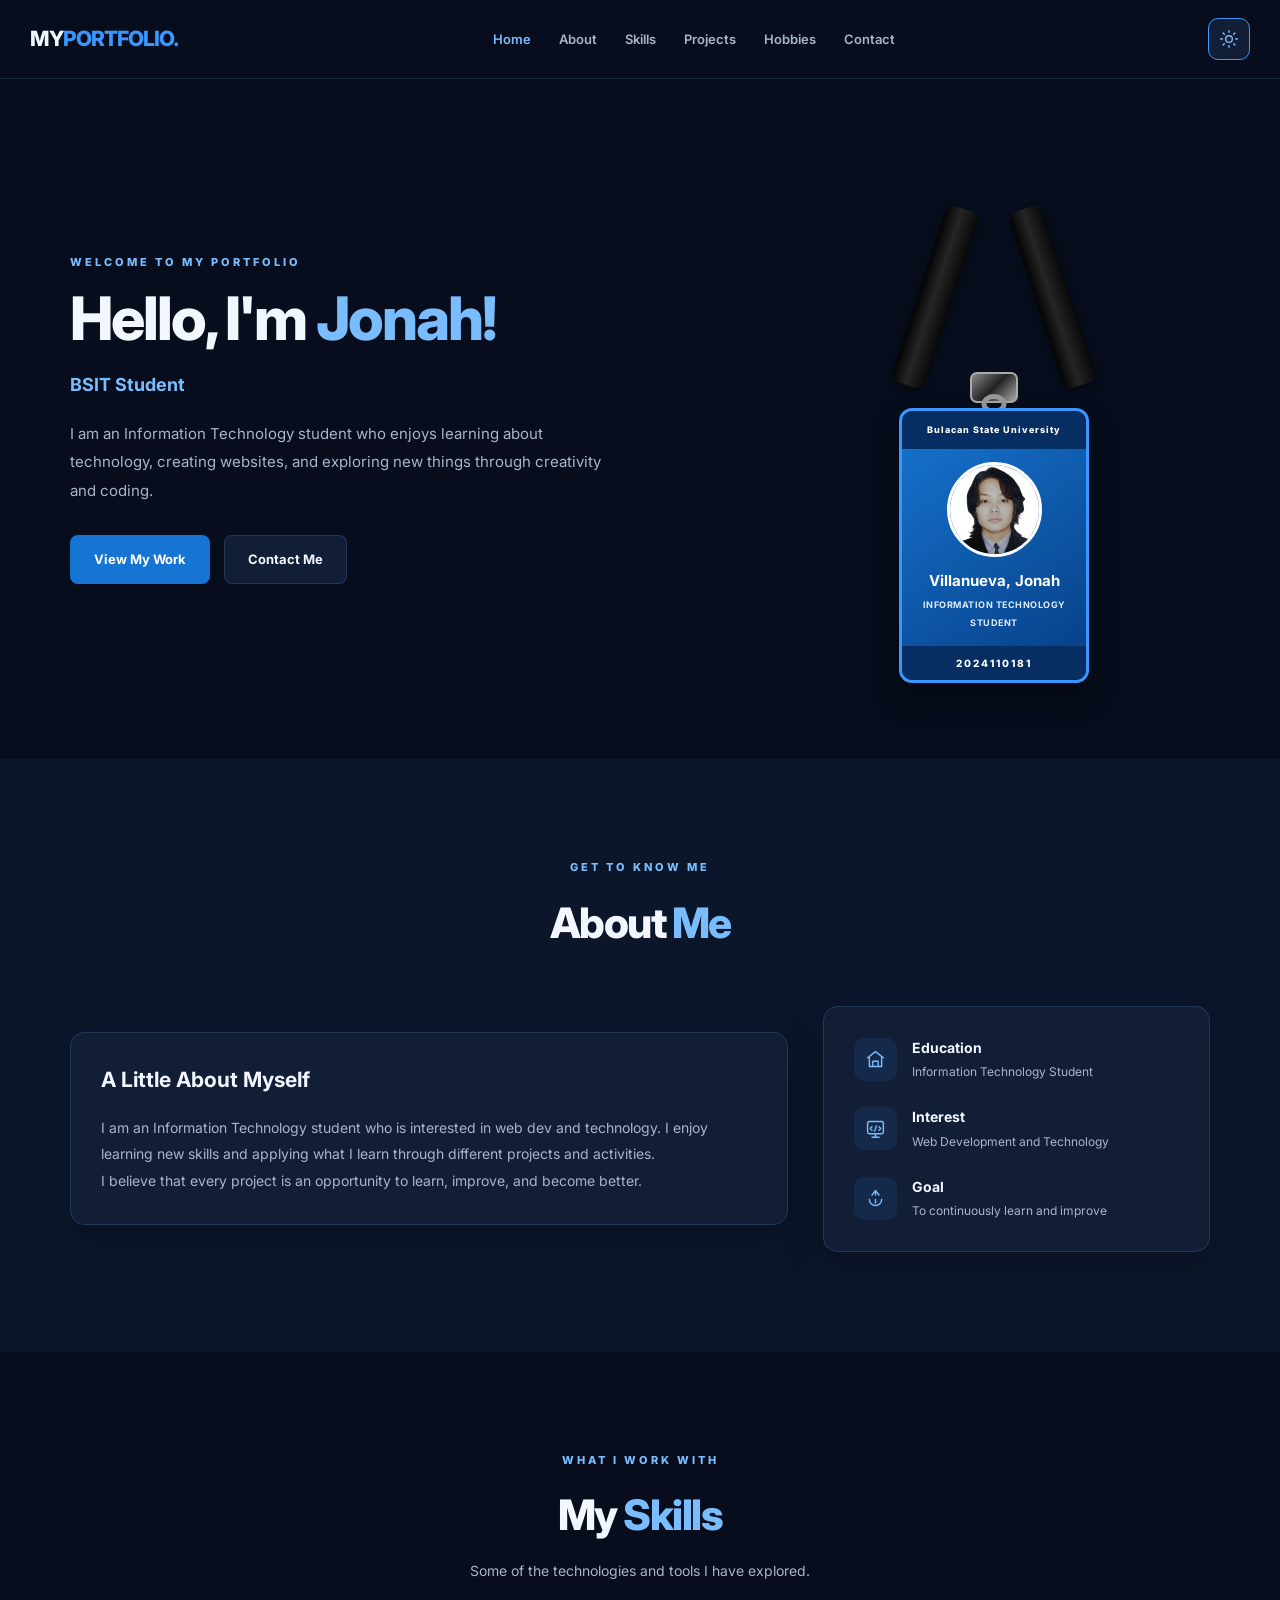
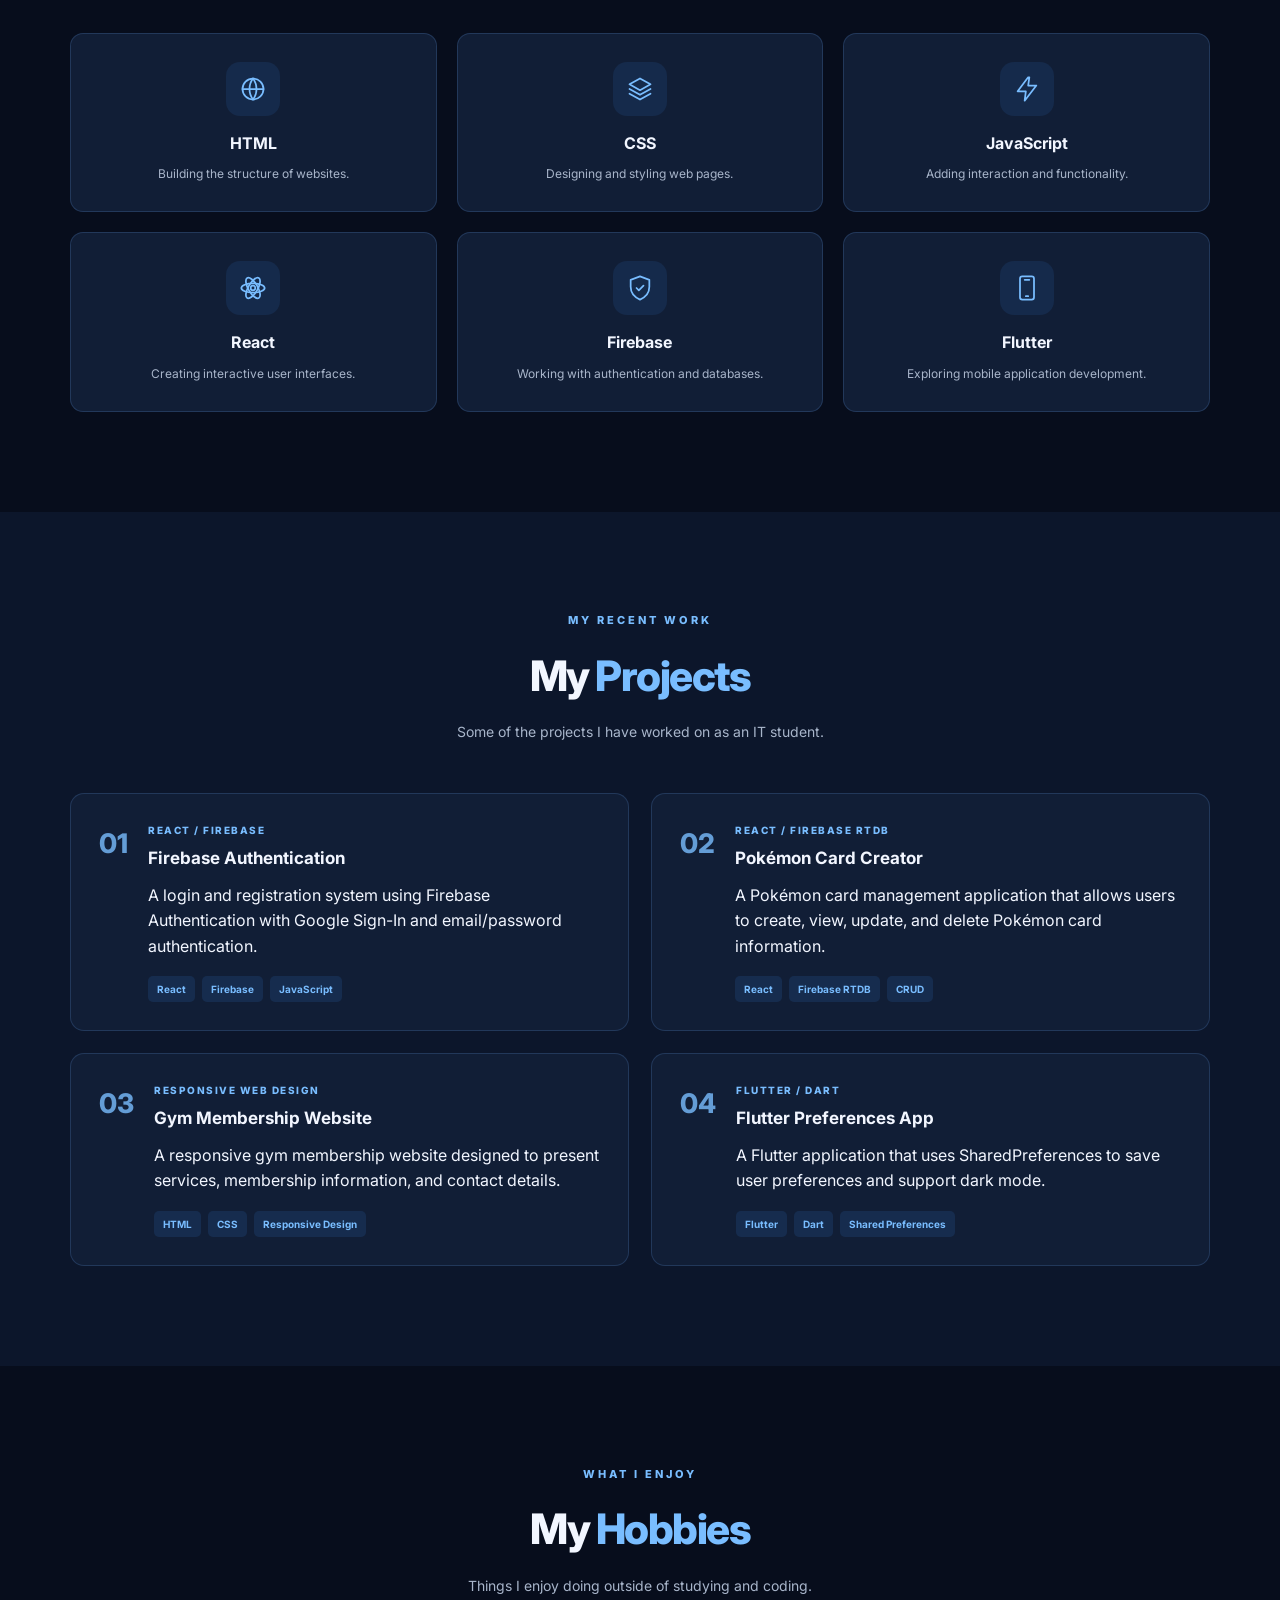
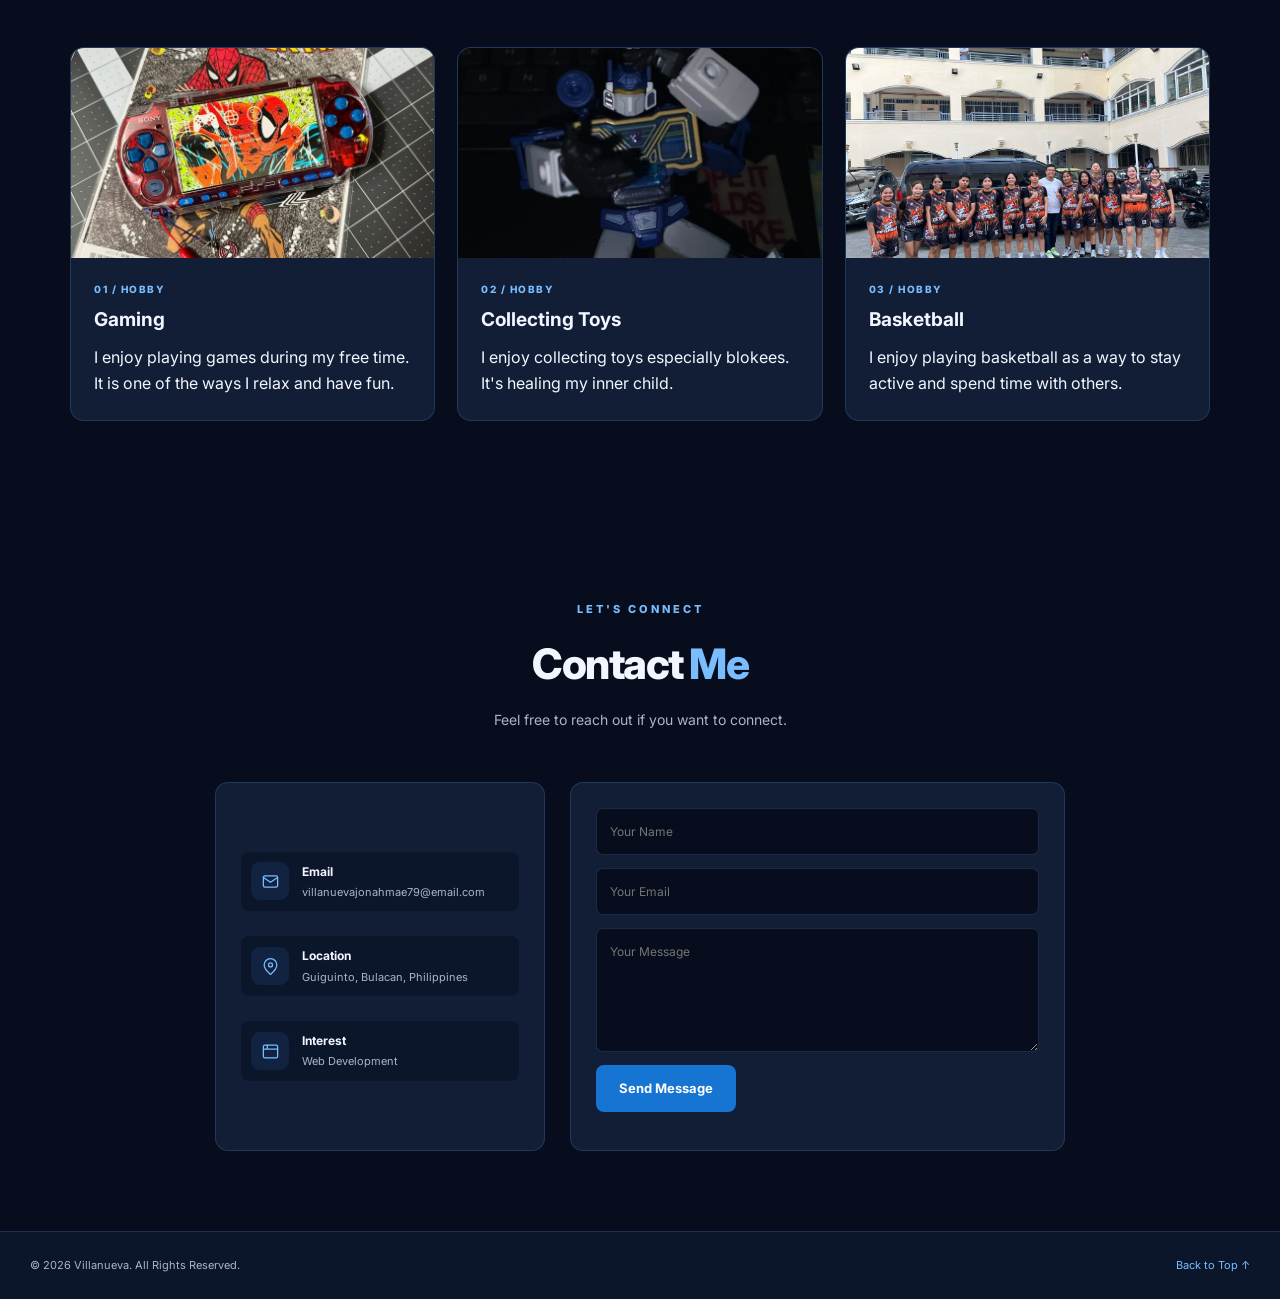
<file: VILLANUEVA_ACT#3/index.html>
<!DOCTYPE html>

<html lang="en">
<head>
    <meta charset="UTF-8">
    <meta name="viewport" content="width=device-width, initial-scale=1.0">
    <meta name="description" content="Personal portfolio of an Information Technology student.">

<title>Villanueva_Portfolio</title>

<link rel="stylesheet" href="style.css">

<link rel="preconnect" href="https://fonts.googleapis.com">
<link rel="preconnect" href="https://fonts.gstatic.com" crossorigin>
<link href="https://fonts.googleapis.com/css2?family=Inter:wght@400;500;600;700;800&display=swap" rel="stylesheet">

</head>

<body>

<!-- HEADER AND NAVIGATION -->
<header class="header">
    <nav class="navbar">

        <a href="#home" class="logo">MY<span>PORTFOLIO.</span></a>

        <ul class="nav-links" id="navLinks">
            <li><a href="#home">Home</a></li>
            <li><a href="#about">About</a></li>
            <li><a href="#skills">Skills</a></li>
            <li><a href="#projects">Projects</a></li>
            <li><a href="#hobbies">Hobbies</a></li>
            <li><a href="#contact">Contact</a></li>
        </ul>

        <div class="nav-controls">

            <button class="theme-toggle" id="themeToggle"
                aria-label="Switch to light mode" title="Change theme">

                <!-- Sun icon -->
                <svg class="sun-icon" viewBox="0 0 24 24" aria-hidden="true">
                    <circle cx="12" cy="12" r="4"></circle>
                    <path d="M12 2v2M12 20v2M4.93 4.93l1.42 1.42M17.65 17.65l1.42 1.42M2 12h2M20 12h2M4.93 19.07l1.42-1.42M17.65 6.35l1.42-1.42"></path>
                </svg>

                <!-- Moon icon -->
                <svg class="moon-icon" viewBox="0 0 24 24" aria-hidden="true">
                    <path d="M20.5 15.5A8.5 8.5 0 0 1 8.5 3.5 8.5 8.5 0 1 0 20.5 15.5Z"></path>
                </svg>

            </button>

            <button class="menu-toggle" id="menuToggle"
                aria-label="Open navigation" aria-expanded="false">

                <svg viewBox="0 0 24 24" aria-hidden="true">
                    <path d="M4 7h16M4 12h16M4 17h16"></path>
                </svg>

            </button>

        </div>

    </nav>
</header>


<main>

    <!-- HOME SECTION -->
    <section class="hero section" id="home">

        <div class="hero-content">

            <p class="hero-label">WELCOME TO MY PORTFOLIO</p>

            <h1>Hello, I'm <span class="highlight">Jonah!</span></h1>

            <h2>BSIT Student</h2>

            <p class="hero-description">
                I am an Information Technology student who enjoys
                learning about technology, creating websites, and
                exploring new things through creativity and coding.
            </p>

            <div class="hero-buttons">
                <a href="#projects" class="btn primary-btn">View My Work</a>
                <a href="#contact" class="btn secondary-btn">Contact Me</a>
            </div>

        </div>


        <!-- STUDENT ID AND LANYARD -->
        <div class="id-area">

            <div class="id-hanger" id="idHanger" title="Click the ID to make it swing">

                <div class="lanyard-left"></div>
                <div class="lanyard-right"></div>

                <div class="lanyard-connector"></div>
                <div class="lanyard-ring"></div>

                <div class="id-card">

                    <div class="id-card-header">
                      Bulacan State University
                    </div>

                    <div class="id-card-body">

                        <img
                            src="images/portfolio.jpg"
                            alt="My profile photo"
                            class="id-photo"
                        >

                        <h3>Villanueva, Jonah</h3>
                        <p>INFORMATION TECHNOLOGY</p>
                        <p>STUDENT</p>

                    </div>

                    <div class="id-card-footer">
                        2024110181
                    </div>

                </div>

            </div>

            <p class="id-hint"></p>

        </div>

    </section>


    <!-- ABOUT SECTION -->
    <section class="section about-section" id="about">

        <div class="section-heading">
            <p class="section-label">GET TO KNOW ME</p>
            <h2>About <span class="highlight">Me</span></h2>
        </div>

        <div class="about-content">

            <div class="about-card">

                <h3>A Little About Myself</h3>

                <p>
                    I am an Information Technology student who is
                    interested in web dev and technology.
                    I enjoy learning new skills and applying what
                    I learn through different projects and activities.
                </p>

                <p>
                    I believe that every project is an opportunity
                    to learn, improve, and become better.
                </p>

            </div>


            <div class="about-details">

                <div class="detail-item">

                    <span class="detail-icon">
                        <svg viewBox="0 0 24 24" aria-hidden="true">
                            <path d="M3 10l9-7 9 7"></path>
                            <path d="M5 9v11h14V9"></path>
                            <path d="M9 20v-6h6v6"></path>
                        </svg>
                    </span>

                    <div>
                        <h4>Education</h4>
                        <p>Information Technology Student</p>
                    </div>

                </div>


                <div class="detail-item">

                    <span class="detail-icon">
                        <svg viewBox="0 0 24 24" aria-hidden="true">
                            <rect x="3" y="4" width="18" height="14" rx="2"></rect>
                            <path d="M8 22h8M12 18v4M8 10l-2 2 2 2M16 10l2 2-2 2M13 9l-2 6"></path>
                        </svg>
                    </span>

                    <div>
                        <h4>Interest</h4>
                        <p>Web Development and Technology</p>
                    </div>

                </div>


                <div class="detail-item">

                    <span class="detail-icon">
                        <svg viewBox="0 0 24 24" aria-hidden="true">
                            <path d="M12 3v5"></path>
                            <path d="M8 8l4-5 4 5"></path>
                            <path d="M5 13a7 7 0 1 0 14 0"></path>
                            <path d="M12 13v4"></path>
                        </svg>
                    </span>

                    <div>
                        <h4>Goal</h4>
                        <p>To continuously learn and improve</p>
                    </div>

                </div>

            </div>

        </div>

    </section>


    <!-- SKILLS SECTION -->
    <section class="section skills-section" id="skills">

        <div class="section-heading">
            <p class="section-label">WHAT I WORK WITH</p>
            <h2>My <span class="highlight">Skills</span></h2>
            <p class="section-description">
                Some of the technologies and tools I have explored.
            </p>
        </div>


        <div class="skills-grid">

            <div class="skill-card">
                <span class="skill-icon">
                    <svg viewBox="0 0 24 24" aria-hidden="true">
                        <circle cx="12" cy="12" r="9"></circle>
                        <path d="M3 12h18M12 3a15 15 0 0 1 0 18M12 3a15 15 0 0 0 0 18"></path>
                    </svg>
                </span>
                <h3>HTML</h3>
                <p>Building the structure of websites.</p>
            </div>


            <div class="skill-card">
                <span class="skill-icon">
                    <svg viewBox="0 0 24 24" aria-hidden="true">
                        <path d="M12 3l9 5-9 5-9-5 9-5Z"></path>
                        <path d="M3 12l9 5 9-5M3 16l9 5 9-5"></path>
                    </svg>
                </span>
                <h3>CSS</h3>
                <p>Designing and styling web pages.</p>
            </div>


            <div class="skill-card">
                <span class="skill-icon">
                    <svg viewBox="0 0 24 24" aria-hidden="true">
                        <path d="M13 2 4 14h7l-1 8 10-13h-7l1-7Z"></path>
                    </svg>
                </span>
                <h3>JavaScript</h3>
                <p>Adding interaction and functionality.</p>
            </div>


            <div class="skill-card">
                <span class="skill-icon">
                    <svg viewBox="0 0 24 24" aria-hidden="true">
                        <circle cx="12" cy="12" r="2"></circle>
                        <ellipse cx="12" cy="12" rx="10" ry="4"></ellipse>
                        <ellipse cx="12" cy="12" rx="10" ry="4" transform="rotate(60 12 12)"></ellipse>
                        <ellipse cx="12" cy="12" rx="10" ry="4" transform="rotate(120 12 12)"></ellipse>
                    </svg>
                </span>
                <h3>React</h3>
                <p>Creating interactive user interfaces.</p>
            </div>


            <div class="skill-card">
                <span class="skill-icon">
                    <svg viewBox="0 0 24 24" aria-hidden="true">
                        <path d="M12 2 20 5v6c0 5-3.5 9-8 11-4.5-2-8-6-8-11V5l8-3Z"></path>
                        <path d="m9 12 2 2 4-4"></path>
                    </svg>
                </span>
                <h3>Firebase</h3>
                <p>Working with authentication and databases.</p>
            </div>


            <div class="skill-card">
                <span class="skill-icon">
                    <svg viewBox="0 0 24 24" aria-hidden="true">
                        <rect x="6" y="2" width="12" height="20" rx="2"></rect>
                        <path d="M10 5h4M11 19h2"></path>
                    </svg>
                </span>
                <h3>Flutter</h3>
                <p>Exploring mobile application development.</p>
            </div>

        </div>

    </section>


    <!-- PROJECTS SECTION -->
    <section class="section projects-section" id="projects">

        <div class="section-heading">
            <p class="section-label">MY RECENT WORK</p>
            <h2>My <span class="highlight">Projects</span></h2>
            <p class="section-description">
                Some of the projects I have worked on as an IT student.
            </p>
        </div>


        <div class="projects-grid">

            <article class="project-card">
                <div class="project-number">01</div>

                <div class="project-info">
                    <p class="project-category">REACT / FIREBASE</p>
                    <h3>Firebase Authentication</h3>

                    <p>
                        A login and registration system using Firebase
                        Authentication with Google Sign-In and
                        email/password authentication.
                    </p>

                    <div class="project-tags">
                        <span>React</span>
                        <span>Firebase</span>
                        <span>JavaScript</span>
                    </div>
                </div>
            </article>


            <article class="project-card">
                <div class="project-number">02</div>

                <div class="project-info">
                    <p class="project-category">REACT / FIREBASE RTDB</p>
                    <h3>Pokémon Card Creator</h3>

                    <p>
                        A Pokémon card management application that
                        allows users to create, view, update, and
                        delete Pokémon card information.
                    </p>

                    <div class="project-tags">
                        <span>React</span>
                        <span>Firebase RTDB</span>
                        <span>CRUD</span>
                    </div>
                </div>
            </article>


            <article class="project-card">
                <div class="project-number">03</div>

                <div class="project-info">
                    <p class="project-category">RESPONSIVE WEB DESIGN</p>
                    <h3>Gym Membership Website</h3>

                    <p>
                        A responsive gym membership website designed
                        to present services, membership information,
                        and contact details.
                    </p>

                    <div class="project-tags">
                        <span>HTML</span>
                        <span>CSS</span>
                        <span>Responsive Design</span>
                    </div>
                </div>
            </article>


            <article class="project-card">
                <div class="project-number">04</div>

                <div class="project-info">
                    <p class="project-category">FLUTTER / DART</p>
                    <h3>Flutter Preferences App</h3>

                    <p>
                        A Flutter application that uses
                        SharedPreferences to save user preferences
                        and support dark mode.
                    </p>

                    <div class="project-tags">
                        <span>Flutter</span>
                        <span>Dart</span>
                        <span>Shared Preferences</span>
                    </div>
                </div>
            </article>

        </div>

    </section>


    <!-- HOBBIES SECTION -->
    <section class="section hobbies-section" id="hobbies">

        <div class="section-heading">
            <p class="section-label">WHAT I ENJOY</p>
            <h2>My <span class="highlight">Hobbies</span></h2>
            <p class="section-description">
                Things I enjoy doing outside of studying and coding.
            </p>
        </div>


        <div class="hobbies-grid">

            <article class="hobby-card">
                <div class="hobby-image">
                    <img src="images/gaming.jpg" alt="Gaming hobby">
                </div>

                <div class="hobby-info">
                    <p class="hobby-number">01 / HOBBY</p>
                    <h3>Gaming</h3>
                    <p>
                        I enjoy playing games during my free time.
                        It is one of the ways I relax and have fun.
                    </p>
                </div>
            </article>


            <article class="hobby-card">
                <div class="hobby-image">
                    <img src="images/toys.jpg" alt="Toy collection">
                </div>

                <div class="hobby-info">
                    <p class="hobby-number">02 / HOBBY</p>
                    <h3>Collecting Toys</h3>
                    <p>
                        I enjoy collecting toys especially blokees. It's healing my inner child.
                    </p>
                </div>
            </article>


            <article class="hobby-card">
                <div class="hobby-image">
                    <img src="images/basketball.jpg" alt="Basketball hobby">
                </div>

                <div class="hobby-info">
                    <p class="hobby-number">03 / HOBBY</p>
                    <h3>Basketball</h3>
                    <p>
                        I enjoy playing basketball as a way to stay
                        active and spend time with others.
                    </p>
                </div>
            </article>

        </div>

    </section>


    <!-- CONTACT SECTION -->
    <section class="section contact-section" id="contact">

        <div class="section-heading">
            <p class="section-label">LET'S CONNECT</p>
            <h2>Contact <span class="highlight">Me</span></h2>
            <p class="section-description">
                Feel free to reach out if you want to connect.
            </p>
        </div>


        <div class="contact-container">

            <div class="contact-card">

                <div class="contact-item">

                    <span class="contact-icon">
                        <svg viewBox="0 0 24 24" aria-hidden="true">
                            <rect x="3" y="5" width="18" height="14" rx="2"></rect>
                            <path d="m3 7 9 6 9-6"></path>
                        </svg>
                    </span>

                    <div>
                        <h3>Email</h3>
                        <p>villanuevajonahmae79@email.com</p>
                    </div>

                </div>


                <div class="contact-item">

                    <span class="contact-icon">
                        <svg viewBox="0 0 24 24" aria-hidden="true">
                            <path d="M20 10c0 5-8 12-8 12S4 15 4 10a8 8 0 1 1 16 0Z"></path>
                            <circle cx="12" cy="10" r="2.5"></circle>
                        </svg>
                    </span>

                    <div>
                        <h3>Location</h3>
                        <p>Guiguinto, Bulacan, Philippines</p>
                    </div>

                </div>


                <div class="contact-item">

                    <span class="contact-icon">
                        <svg viewBox="0 0 24 24" aria-hidden="true">
                            <rect x="3" y="4" width="18" height="16" rx="2"></rect>
                            <path d="M3 9h18M8 4v5"></path>
                        </svg>
                    </span>

                    <div>
                        <h3>Interest</h3>
                        <p>Web Development</p>
                    </div>

                </div>

            </div>


            <form class="contact-form" id="contactForm">

                <input
                    type="text"
                    id="contactName"
                    placeholder="Your Name"
                    required
                >

                <input
                    type="email"
                    id="contactEmail"
                    placeholder="Your Email"
                    required
                >

                <textarea
                    id="contactMessage"
                    placeholder="Your Message"
                    rows="5"
                    required
                ></textarea>

                <button type="submit" class="btn primary-btn">
                    Send Message
                </button>

                <p id="formMessage" class="form-message" aria-live="polite"></p>

            </form>

        </div>

    </section>

</main>


<!-- FOOTER -->
<footer class="footer">
    <p>© 2026 Villanueva. All Rights Reserved.</p>
    <a href="#home">Back to Top ↑</a>
</footer>


<script src="main.js"></script>

</body>
</html>
</file>
<file: VILLANUEVA_ACT#3/style.css>
@import url('https://fonts.googleapis.com/css2?family=Inter:wght@400;500;600;700;800&display=swap');

:root {
    --bg: #070d1c;
    --bg-secondary: #0c162b;
    --card: #111e36;
    --text: #f2f6ff;
    --muted: #a8b5ca;
    --accent: #3997ff;
    --accent-light: #79bdff;
    --border: rgba(112, 170, 255, 0.18);
    --shadow: 0 15px 40px rgba(0, 0, 0, 0.22);
}

* {
    margin: 0;
    padding: 0;
    box-sizing: border-box;
    scroll-behavior: smooth;
}

html {
    width: 100%;
    overflow-x: hidden;
}

body {
    width: 100%;
    min-height: 100vh;
    font-family: "Inter", Arial, sans-serif;
    background: var(--bg);
    color: var(--text);
    line-height: 1.6;
    transition: background 0.3s ease, color 0.3s ease;
    overflow-x: hidden;
}

body.light-mode {
    --bg: #e8f3ff;
    --bg-secondary: #d8eaff;
    --card: #f5faff;
    --text: #102b4e;
    --muted: #526b85;
    --accent: #0877df;
    --accent-light: #005bb5;
    --border: rgba(0, 95, 190, 0.18);
    --shadow: 0 15px 40px rgba(20, 80, 140, 0.12);
}

a {
    color: inherit;
    text-decoration: none;
}

button,
input,
textarea {
    font: inherit;
}

img {
    max-width: 100%;
}


.header {
    width: 100%;
    position: sticky;
    top: 0;
    left: 0;
    z-index: 1000;
    background: var(--bg);
    border-bottom: 1px solid var(--border);
}

.navbar {
    width: 100%;
    max-width: none;
    margin: 0;
    padding: 18px 30px;
    display: flex;
    align-items: center;
    justify-content: space-between;
    gap: 20px;
}

.logo {
    font-size: 21px;
    font-weight: 800;
    letter-spacing: -1px;
    white-space: nowrap;
}

.logo span {
    color: var(--accent);
}

.nav-links {
    display: flex;
    align-items: center;
    gap: 28px;
    list-style: none;
}

.nav-links a {
    color: var(--muted);
    font-size: 13px;
    font-weight: 600;
    transition: color 0.3s ease;
}

.nav-links a:hover,
.nav-links a.active {
    color: var(--accent-light);
}

.nav-controls {
    display: flex;
    align-items: center;
    gap: 10px;
}

.theme-toggle,
.menu-toggle {
    width: 42px;
    height: 42px;
    display: flex;
    align-items: center;
    justify-content: center;
    background: var(--card);
    color: var(--accent-light);
    border: 1px solid var(--accent);
    border-radius: 10px;
    cursor: pointer;
    transition: 0.3s ease;
}

.theme-toggle svg,
.menu-toggle svg {
    width: 20px;
    height: 20px;
    fill: none;
    stroke: currentColor;
    stroke-width: 1.7;
    stroke-linecap: round;
    stroke-linejoin: round;
}

.moon-icon {
    display: none;
}

body.light-mode .sun-icon {
    display: none;
}

body.light-mode .moon-icon {
    display: block;
}

.menu-toggle {
    display: none;
}

.section {
    max-width: 1200px;
    margin: auto;
    padding: 100px 30px;
    scroll-margin-top: 80px;
}

.section-heading {
    text-align: center;
    margin-bottom: 50px;
}

.section-label,
.hero-label {
    color: var(--accent-light);
    font-size: 11px;
    font-weight: 800;
    letter-spacing: 3px;
    margin-bottom: 12px;
}

.section-heading h2 {
    font-size: clamp(30px, 5vw, 42px);
    font-weight: 800;
    letter-spacing: -1.5px;
}

.highlight {
    color: var(--accent-light);
}

.section-description {
    color: var(--muted);
    font-size: 14px;
    margin-top: 12px;
}


.btn {
    display: inline-flex;
    justify-content: center;
    align-items: center;
    padding: 13px 23px;
    border-radius: 8px;
    font-size: 13px;
    font-weight: 700;
    cursor: pointer;
    border: 1px solid transparent;
    transition: transform 0.3s ease, background 0.3s ease;
}

.btn:hover {
    transform: translateY(-3px);
}

.primary-btn {
    background: #1674d3;
    color: white;
}

.secondary-btn {
    border-color: var(--border);
    color: var(--text);
    background: var(--card);
}


.hero {
    min-height: 680px;
    display: grid;
    grid-template-columns: 1.2fr 0.8fr;
    align-items: center;
    gap: 60px;
    padding-top: 90px;
    padding-bottom: 90px;
}

.hero-content {
    max-width: 650px;
}

.hero-content h1 {
    font-size: clamp(38px, 5vw, 60px);
    line-height: 1.15;
    font-weight: 800;
    letter-spacing: -2px;
    margin-bottom: 18px;
}

.hero-content h2 {
    font-size: 18px;
    color: var(--accent-light);
    margin-bottom: 20px;
}

.hero-description {
    max-width: 550px;
    color: var(--muted);
    font-size: 15px;
    line-height: 1.9;
}

.hero-buttons {
    display: flex;
    flex-wrap: wrap;
    gap: 14px;
    margin-top: 30px;
}

.id-area {
    display: flex;
    flex-direction: column;
    align-items: center;
    justify-content: center;
    min-height: 440px;
    padding-top: 10px;
}

.id-hanger {
    position: relative;
    width: 260px;
    height: 420px;
    margin: 0 auto;
    transform-origin: 50% 0;
    cursor: pointer;
    border: none;
    outline: none;
    background: transparent;
    animation: gentleDangle 4s ease-in-out infinite;
}

.lanyard-left,
.lanyard-right {
    position: absolute;
    top: 0;
    width: 34px;
    height: 185px;
    background: linear-gradient(to right, #030303 0%, #252525 45%, #080808 100%);
    border-radius: 9px;
    box-shadow: 0 4px 9px rgba(0, 0, 0, 0.4);
    z-index: 1;
}

.lanyard-left {
    left: 83px;
    transform: rotate(18deg);
    transform-origin: top center;
}

.lanyard-right {
    right: 83px;
    transform: rotate(-18deg);
    transform-origin: top center;
}


.lanyard-connector {
    position: absolute;
    top: 163px;
    left: 50%;
    transform: translateX(-50%);
    width: 48px;
    height: 31px;
    background: linear-gradient(135deg, #888, #222, #aaa);
    border: 2px solid #aaa;
    border-radius: 7px;
    z-index: 2;
}

.lanyard-ring {
    position: absolute;
    top: 185px;
    left: 50%;
    transform: translateX(-50%);
    width: 25px;
    height: 20px;
    border: 5px solid #999;
    border-radius: 50%;
    z-index: 2;
}


.id-card {
    position: absolute;
    top: 199px;
    left: 50%;
    transform: translateX(-50%);
    width: 190px;
    min-height: 215px;
    overflow: hidden;
    background: linear-gradient(145deg, #1675d1, #063d83);
    border: 3px solid #3997ff;
    border-radius: 13px;
    color: white;
    text-align: center;
    box-shadow: 0 15px 30px rgba(0, 0, 0, 0.35);
    z-index: 3;
}

.id-card-header {
    padding: 12px 5px;
    background: #062e63;
    font-size: 9px;
    font-weight: 800;
    letter-spacing: 1px;
}

.id-card-body {
    padding: 13px 10px;
}

.id-photo {
    display: block;
    width: 95px;
    height: 95px;
    margin: 0 auto 12px;
    object-fit: cover;
    object-position: center;
    border: 3px solid white;
    border-radius: 50%;
}

.id-card-body h3 {
    color: white;
    font-size: 15px;
    margin-bottom: 5px;
}

.id-card-body p {
    color: #dcecff;
    font-size: 9px;
    font-weight: 700;
    margin: 3px 0;
    letter-spacing: 0.5px;
}

.id-card-footer {
    padding: 9px;
    background: #062e63;
    color: white;
    font-size: 10px;
    font-weight: 800;
    letter-spacing: 2px;
}

.id-hint {
    margin-top: 10px;
    color: var(--muted);
    font-size: 10px;
    letter-spacing: 1.5px;
    font-weight: 700;
}


@keyframes gentleDangle {
    0%, 100% {
        transform: rotate(-2deg);
    }

    50% {
        transform: rotate(2deg);
    }
}

.id-hanger.is-swinging {
    animation: bigSwing 1.5s ease-in-out;
}

@keyframes bigSwing {
    0% {
        transform: rotate(0deg);
    }

    20% {
        transform: rotate(15deg);
    }

    40% {
        transform: rotate(-12deg);
    }

    60% {
        transform: rotate(9deg);
    }

    80% {
        transform: rotate(-5deg);
    }

    100% {
        transform: rotate(0deg);
    }
}


.about-section,
.projects-section {
    background: var(--bg-secondary);
    max-width: 100%;
    padding-left: max(30px, calc((100% - 1140px) / 2));
    padding-right: max(30px, calc((100% - 1140px) / 2));
}

.about-content {
    display: grid;
    grid-template-columns: 1.3fr 0.7fr;
    gap: 35px;
    align-items: center;
}

.about-card,
.about-details {
    background: var(--card);
    border: 1px solid var(--border);
    border-radius: 15px;
    padding: 30px;
    box-shadow: var(--shadow);
}

.about-card h3 {
    font-size: 21px;
    margin-bottom: 18px;
}

.about-card p {
    color: var(--muted);
    font-size: 14px;
    line-height: 1.9;
    margin-bottom: 0;
}

.about-details {
    display: flex;
    flex-direction: column;
    gap: 25px;
}

.detail-item {
    display: flex;
    align-items: center;
    gap: 15px;
}

.detail-icon {
    width: 43px;
    height: 43px;
    flex-shrink: 0;
    display: flex;
    align-items: center;
    justify-content: center;
    color: var(--accent-light);
    background: rgba(57, 151, 255, 0.1);
    border-radius: 10px;
}

.detail-icon svg {
    width: 21px;
    height: 21px;
    fill: none;
    stroke: currentColor;
    stroke-width: 1.6;
    stroke-linecap: round;
    stroke-linejoin: round;
}

.detail-item h4 {
    font-size: 14px;
    margin-bottom: 3px;
}

.detail-item p {
    color: var(--muted);
    font-size: 12px;
}


.skills-grid {
    display: grid;
    grid-template-columns: repeat(3, 1fr);
    gap: 20px;
}

.skill-card {
    padding: 28px;
    text-align: center;
    background: var(--card);
    border: 1px solid var(--border);
    border-radius: 13px;
    transition: 0.3s ease;
}

.skill-card:hover {
    transform: translateY(-6px);
    border-color: var(--accent);
}

.skill-icon {
    width: 54px;
    height: 54px;
    display: flex;
    align-items: center;
    justify-content: center;
    margin: 0 auto 15px;
    color: var(--accent-light);
    background: rgba(57, 151, 255, 0.1);
    border-radius: 14px;
}

.skill-icon svg {
    width: 28px;
    height: 28px;
    fill: none;
    stroke: currentColor;
    stroke-width: 1.5;
    stroke-linecap: round;
    stroke-linejoin: round;
}

.skill-card h3 {
    font-size: 16px;
    margin-bottom: 8px;
}

.skill-card p {
    color: var(--muted);
    font-size: 12px;
}


.projects-grid {
    display: grid;
    grid-template-columns: repeat(2, 1fr);
    gap: 22px;
}

.project-card {
    display: flex;
    gap: 20px;
    padding: 28px;
    background: var(--card);
    border: 1px solid var(--border);
    border-radius: 14px;
    transition: 0.3s ease;
}

.project-card:hover {
    transform: translateY(-5px);
    border-color: var(--accent);
}

.project-number {
    font-size: 27px;
    font-weight: 800;
    color: var(--accent-light);
    opacity: 0.8;
}

.project-info {
    flex: 1;
}

.project-info > p.project-category {
    color: var(--accent-light);
    font-size: 10px;
    font-weight: 800;
    letter-spacing: 1.5px;
    margin-bottom: 7px;
}

.project-info h3 {
    font-size: 17px;
    margin-bottom: 10px;
}

.project-tags {
    display: flex;
    flex-wrap: wrap;
    gap: 7px;
    margin-top: 17px;
}

.project-tags span {
    padding: 5px 9px;
    border-radius: 5px;
    background: rgba(57, 151, 255, 0.12);
    color: var(--accent-light);
    font-size: 10px;
    font-weight: 700;
}


.hobbies-grid {
    display: grid;
    grid-template-columns: repeat(3, 1fr);
    gap: 22px;
}

.hobby-card {
    overflow: hidden;
    background: var(--card);
    border: 1px solid var(--border);
    border-radius: 14px;
    transition: 0.3s ease;
}

.hobby-card:hover {
    transform: translateY(-6px);
    border-color: var(--accent);
}

.hobby-image {
    height: 210px;
    overflow: hidden;
    background: var(--bg-secondary);
}

.hobby-image img {
    width: 100%;
    height: 100%;
    object-fit: cover;
    display: block;
    transition: transform 0.4s ease;
}

.hobby-card:hover .hobby-image img {
    transform: scale(1.06);
}

.hobby-info {
    padding: 23px;
}

.hobby-info p.hobby-number {
    color: var(--accent-light);
    font-size: 10px;
    font-weight: 800;
    letter-spacing: 1.5px;
    margin-bottom: 8px;
}

.hobby-info h3 {
    font-size: 19px;
    margin-bottom: 10px;
}

.contact-section {
    padding-top: 80px;
    padding-bottom: 80px;
}

.contact-container {
    display: grid;
    grid-template-columns: 0.8fr 1.2fr;
    gap: 25px;
    max-width: 850px;
    margin: auto;
}

.contact-card,
.contact-form {
    background: var(--card);
    border: 1px solid var(--border);
    border-radius: 13px;
    padding: 25px;
}

.contact-card {
    display: flex;
    flex-direction: column;
    justify-content: center;
    gap: 25px;
}

.contact-item {
    display: flex;
    align-items: center;
    gap: 13px;
    padding: 10px;
    border-radius: 8px;
    transition: 0.3s ease;
    background: var(--bg-secondary);
}

.contact-icon {
    width: 38px;
    height: 38px;
    flex-shrink: 0;
    display: flex;
    align-items: center;
    justify-content: center;
    background: rgba(57, 151, 255, 0.1);
    color: var(--accent-light);
    border-radius: 9px;
}

.contact-icon svg {
    width: 19px;
    height: 19px;
    fill: none;
    stroke: currentColor;
    stroke-width: 1.6;
    stroke-linecap: round;
    stroke-linejoin: round;
}

.contact-item h3 {
    font-size: 12px;
    margin-bottom: 3px;
}

.contact-item p {
    font-size: 11px;
    color: var(--muted);
}

.contact-form {
    display: flex;
    flex-direction: column;
    gap: 13px;
}

.contact-form input,
.contact-form textarea {
    width: 100%;
    padding: 13px;
    background: var(--bg);
    color: var(--text);
    border: 1px solid var(--border);
    border-radius: 7px;
    outline: none;
    font-size: 12px;
}

.contact-form input:focus,
.contact-form textarea:focus {
    border-color: var(--accent);
}

.contact-form textarea {
    resize: vertical;
}

.contact-form button {
    width: fit-content;
    border: none;
}

.form-message {
    color: var(--accent-light);
    font-size: 12px;
}



.footer {
    display: flex;
    justify-content: space-between;
    align-items: center;
    gap: 20px;
    padding: 25px 30px;
    background: var(--bg-secondary);
    border-top: 1px solid var(--border);
}

.footer p,
.footer a {
    color: var(--muted);
    font-size: 11px;
}

.footer a {
    color: var(--accent-light);
}


@media (max-width: 900px) {
    .nav-links {
        gap: 15px;
    }

    .nav-links a {
        font-size: 11px;
    }

    .hero {
        gap: 20px;
    }

    .hero-content h1 {
        font-size: 43px;
    }

    .skills-grid {
        grid-template-columns: repeat(2, 1fr);
    }

    .hobbies-grid {
        grid-template-columns: repeat(2, 1fr);
    }

    .about-content {
        grid-template-columns: 1fr;
    }
}


@media (max-width: 650px) {
    .navbar {
        padding: 15px 20px;
    }

    .menu-toggle {
        display: flex;
    }

    .nav-links {
        position: absolute;
        top: 100%;
        left: 0;
        width: 100%;
        display: none;
        flex-direction: column;
        align-items: center;
        gap: 0;
        background: var(--bg);
        border-bottom: 1px solid var(--border);
    }

    .nav-links.active {
        display: flex;
    }

    .nav-links li {
        width: 100%;
        text-align: center;
    }

    .nav-links a {
        display: block;
        padding: 14px;
        font-size: 13px;
    }

    .section {
        padding: 75px 20px;
    }

    .hero {
        grid-template-columns: 1fr;
        text-align: center;
        padding-top: 65px;
        gap: 35px;
    }

    .hero-content h1 {
        font-size: 39px;
    }

    .hero-content h2 {
        font-size: 15px;
    }

    .hero-description {
        font-size: 13px;
    }

    .hero-buttons {
        justify-content: center;
    }

    .id-area {
        min-height: 430px;
    }

    .about-section,
    .projects-section {
        padding-left: 20px;
        padding-right: 20px;
    }

    .skills-grid,
    .projects-grid,
    .hobbies-grid,
    .contact-container {
        grid-template-columns: 1fr;
    }

    .project-card {
        padding: 22px;
    }

    .hobby-image {
        height: 220px;
    }

    .contact-container {
        gap: 15px;
    }

    .footer {
        flex-direction: column;
        text-align: center;
    }
}



@media (max-width: 380px) {
    .logo {
        font-size: 17px;
    }

    .hero-content h1 {
        font-size: 33px;
    }

    .id-hanger {
        transform: scale(0.9);
        transform-origin: top center;
        margin-bottom: -35px;
    }

    .project-card {
        gap: 12px;
        padding: 17px;
    }

    .project-number {
        font-size: 21px;
    }
}



@media (prefers-reduced-motion: reduce) {
    *,
    *::before,
    *::after {
        scroll-behavior: auto !important;
        transition-duration: 0.01ms !important;
    }

    .id-hanger,
    .id-hanger.is-swinging {
        animation: none;
    }
}
</file>
